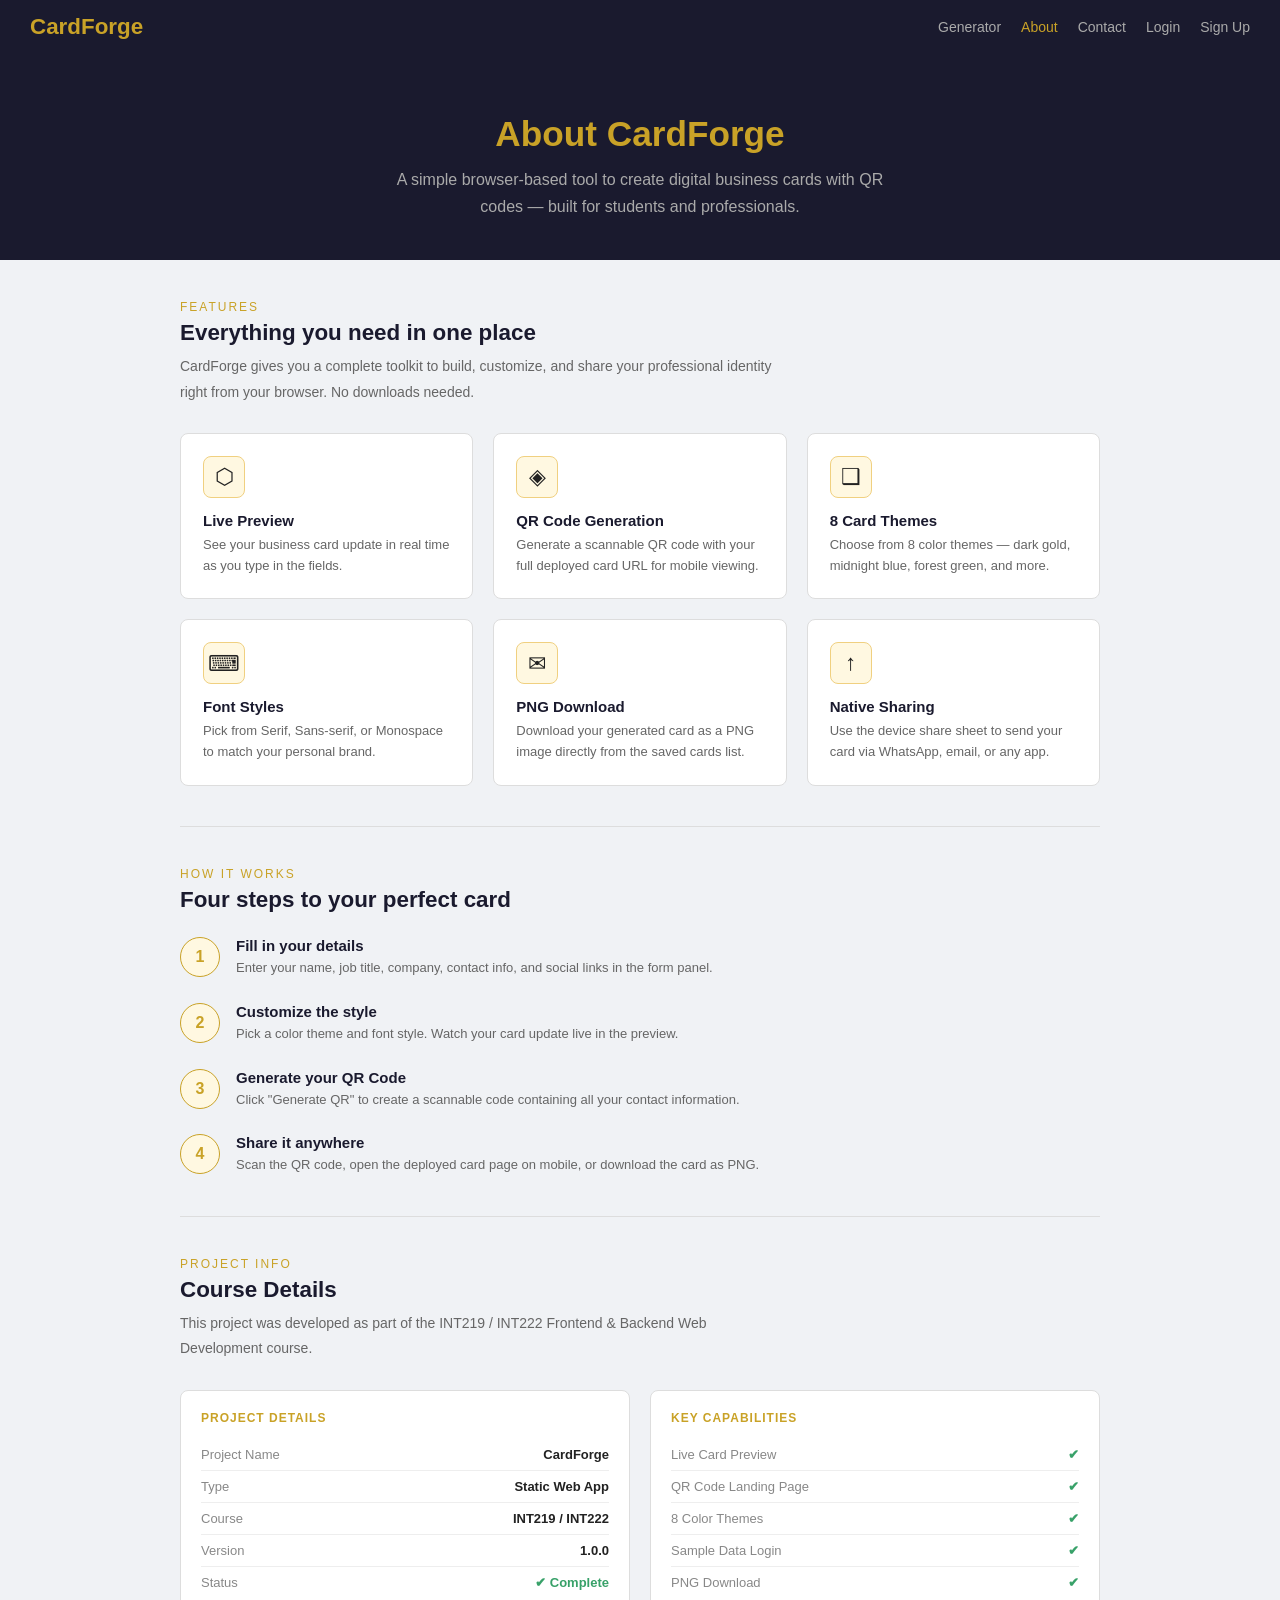
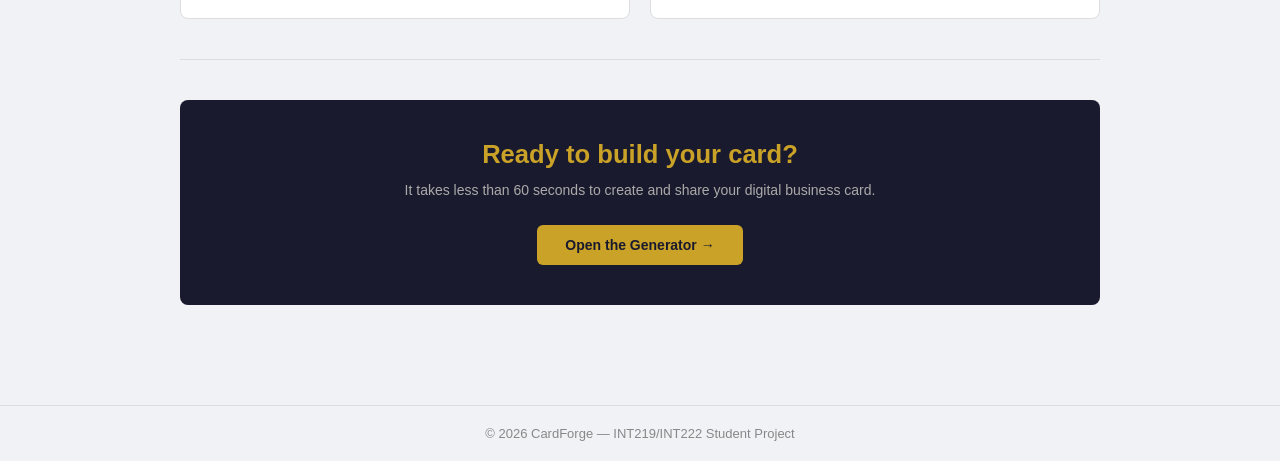
<file: about.html>
<!DOCTYPE html>
<html lang="en">
<head>
  <meta charset="UTF-8" />
  <meta name="viewport" content="width=device-width, initial-scale=1.0" />
  <title>About - CardForge</title>

  <!-- ===== CSS STYLING ===== -->
  <style>

    /* Reset default margin/padding for everything */
    * {
      margin: 0;
      padding: 0;
      box-sizing: border-box;
    }

    /* Page body */
    body {
      font-family: Arial, sans-serif;
      background-color: #f0f2f5;
      color: #222;
    }

    /* ===== TOP NAVIGATION BAR ===== */
    nav {
      background-color: #1a1a2e;
      padding: 14px 30px;
      display: flex;
      justify-content: space-between;
      align-items: center;
    }

    /* Logo text */
    .logo {
      font-size: 1.4rem;
      font-weight: bold;
      color: #c9a227;
      text-decoration: none;
    }

    /* Nav links container */
    .nav-links {
      list-style: none;
      display: flex;
      gap: 20px;
    }

    /* Each nav link */
    .nav-links a {
      color: #aaa;
      text-decoration: none;
      font-size: 14px;
    }

    .nav-links a:hover {
      color: #fff;
    }

    /* Highlight the current active page link */
    .nav-links a.active {
      color: #c9a227;
    }

    /* ===== HERO (TOP SECTION) ===== */
    .hero {
      background-color: #1a1a2e;
      color: white;
      text-align: center;
      padding: 60px 20px 40px;
    }

    .hero h1 {
      font-size: 2.2rem;
      margin-bottom: 12px;
      color: #c9a227;
    }

    .hero p {
      font-size: 1rem;
      color: #aaa;
      max-width: 520px;
      margin: 0 auto;
      line-height: 1.7;
    }

    /* ===== MAIN CONTENT AREA ===== */
    .content {
      max-width: 960px;
      margin: 40px auto;
      padding: 0 20px 60px;
    }

    /* Section heading style */
    .section-title {
      font-size: 1.4rem;
      font-weight: bold;
      color: #1a1a2e;
      margin-bottom: 8px;
    }

    /* Small gold label above section title */
    .section-label {
      font-size: 12px;
      text-transform: uppercase;
      letter-spacing: 2px;
      color: #c9a227;
      margin-bottom: 6px;
    }

    /* Grey description text */
    .section-desc {
      color: #666;
      font-size: 14px;
      line-height: 1.8;
      margin-bottom: 28px;
      max-width: 600px;
    }

    /* Horizontal line separator */
    .divider {
      height: 1px;
      background-color: #ddd;
      margin: 40px 0;
    }

    /* ===== FEATURES GRID (3 columns) ===== */
    .features-grid {
      display: grid;
      grid-template-columns: repeat(3, 1fr);
      gap: 20px;
      margin-bottom: 20px;
    }

    /* On small screens, make it 1 column */
    @media (max-width: 680px) {
      .features-grid {
        grid-template-columns: 1fr;
      }
    }

    /* Each feature card */
    .feature-card {
      background-color: #fff;
      border: 1px solid #ddd;
      border-radius: 8px;
      padding: 22px;
    }

    .feature-card:hover {
      border-color: #c9a227;
    }

    /* Icon circle */
    .feature-icon {
      font-size: 1.4rem;
      width: 42px;
      height: 42px;
      background-color: #fff8e1;
      border: 1px solid #f0d080;
      border-radius: 8px;
      display: flex;
      align-items: center;
      justify-content: center;
      margin-bottom: 14px;
    }

    .feature-card h3 {
      font-size: 15px;
      font-weight: bold;
      margin-bottom: 6px;
      color: #1a1a2e;
    }

    .feature-card p {
      font-size: 13px;
      color: #666;
      line-height: 1.6;
    }

    /* ===== HOW IT WORKS (numbered steps) ===== */
    .steps {
      display: flex;
      flex-direction: column;
      gap: 24px;
      margin: 24px 0;
    }

    .step {
      display: flex;
      gap: 16px;
      align-items: flex-start;
    }

    /* Numbered circle */
    .step-number {
      min-width: 40px;
      height: 40px;
      background-color: #fff8e1;
      border: 1px solid #c9a227;
      border-radius: 50%;
      display: flex;
      align-items: center;
      justify-content: center;
      font-weight: bold;
      color: #c9a227;
      font-size: 16px;
    }

    .step-content h4 {
      font-size: 15px;
      font-weight: bold;
      margin-bottom: 4px;
      color: #1a1a2e;
    }

    .step-content p {
      font-size: 13px;
      color: #666;
      line-height: 1.6;
    }

    /* ===== TECH TAGS ===== */
    .tags {
      display: flex;
      flex-wrap: wrap;
      gap: 10px;
      margin: 16px 0;
    }

    .tag {
      background-color: #fff;
      border: 1px solid #ddd;
      border-radius: 20px;
      padding: 6px 14px;
      font-size: 13px;
      color: #555;
    }

    .tag:hover {
      border-color: #c9a227;
      color: #c9a227;
    }

    /* ===== PROJECT INFO GRID (2 columns) ===== */
    .info-grid {
      display: grid;
      grid-template-columns: 1fr 1fr;
      gap: 20px;
      margin-top: 24px;
    }

    @media (max-width: 600px) {
      .info-grid {
        grid-template-columns: 1fr;
      }
    }

    /* Each info card */
    .info-card {
      background-color: #fff;
      border: 1px solid #ddd;
      border-radius: 8px;
      padding: 20px;
    }

    .info-card h4 {
      font-size: 12px;
      text-transform: uppercase;
      letter-spacing: 1px;
      color: #c9a227;
      margin-bottom: 14px;
    }

    /* Each row inside the info card */
    .info-row {
      display: flex;
      justify-content: space-between;
      padding: 8px 0;
      border-bottom: 1px solid #eee;
      font-size: 13px;
    }

    .info-row:last-child {
      border-bottom: none;
    }

    .info-row .label {
      color: #888;
    }

    .info-row .value {
      font-weight: bold;
      color: #222;
    }

    .value.green {
      color: #38a169;
    }

    /* ===== CALL TO ACTION BOX ===== */
    .cta-box {
      background-color: #1a1a2e;
      color: white;
      border-radius: 8px;
      padding: 40px 24px;
      text-align: center;
    }

    .cta-box h2 {
      font-size: 1.6rem;
      color: #c9a227;
      margin-bottom: 10px;
    }

    .cta-box p {
      color: #aaa;
      font-size: 14px;
      margin-bottom: 24px;
      line-height: 1.6;
    }

    /* Button inside the CTA box */
    .btn-cta {
      display: inline-block;
      padding: 12px 28px;
      background-color: #c9a227;
      color: #1a1a2e;
      font-weight: bold;
      border-radius: 6px;
      text-decoration: none;
      font-size: 14px;
    }

    .btn-cta:hover {
      background-color: #e0b830;
    }

    /* ===== FOOTER ===== */
    footer {
      text-align: center;
      padding: 20px;
      font-size: 13px;
      color: #888;
      border-top: 1px solid #ddd;
    }

  </style>
</head>

<body>

  <!-- ===== NAVIGATION BAR ===== -->
  <nav>
    <a href="index.html" class="logo">CardForge</a>
    <ul class="nav-links">
      <li><a href="dashboard.html">Generator</a></li>
      <li><a href="about.html" class="active">About</a></li>
      <li><a href="contact.html">Contact</a></li>
      <li><a href="login.html">Login</a></li>
      <li><a href="signup.html">Sign Up</a></li>
    </ul>
  </nav>

  <!-- ===== HERO SECTION ===== -->
  <div class="hero">
    <h1>About CardForge</h1>
    <p>A simple browser-based tool to create digital business cards with QR codes — built for students and professionals.</p>
  </div>

  <!-- ===== MAIN CONTENT ===== -->
  <div class="content">

    <!-- FEATURES -->
    <div class="section-label">Features</div>
    <div class="section-title">Everything you need in one place</div>
    <p class="section-desc">CardForge gives you a complete toolkit to build, customize, and share your professional identity right from your browser. No downloads needed.</p>

    <div class="features-grid">
      <div class="feature-card">
        <div class="feature-icon">⬡</div>
        <h3>Live Preview</h3>
        <p>See your business card update in real time as you type in the fields.</p>
      </div>
      <div class="feature-card">
        <div class="feature-icon">◈</div>
        <h3>QR Code Generation</h3>
        <p>Generate a scannable QR code with your full deployed card URL for mobile viewing.</p>
      </div>
      <div class="feature-card">
        <div class="feature-icon">❑</div>
        <h3>8 Card Themes</h3>
        <p>Choose from 8 color themes — dark gold, midnight blue, forest green, and more.</p>
      </div>
      <div class="feature-card">
        <div class="feature-icon">⌨</div>
        <h3>Font Styles</h3>
        <p>Pick from Serif, Sans-serif, or Monospace to match your personal brand.</p>
      </div>
      <div class="feature-card">
        <div class="feature-icon">✉</div>
        <h3>PNG Download</h3>
        <p>Download your generated card as a PNG image directly from the saved cards list.</p>
      </div>
      <div class="feature-card">
        <div class="feature-icon">↑</div>
        <h3>Native Sharing</h3>
        <p>Use the device share sheet to send your card via WhatsApp, email, or any app.</p>
      </div>
    </div>

    <div class="divider"></div>

    <!-- HOW IT WORKS -->
    <div class="section-label">How It Works</div>
    <div class="section-title">Four steps to your perfect card</div>

    <div class="steps">
      <div class="step">
        <div class="step-number">1</div>
        <div class="step-content">
          <h4>Fill in your details</h4>
          <p>Enter your name, job title, company, contact info, and social links in the form panel.</p>
        </div>
      </div>
      <div class="step">
        <div class="step-number">2</div>
        <div class="step-content">
          <h4>Customize the style</h4>
          <p>Pick a color theme and font style. Watch your card update live in the preview.</p>
        </div>
      </div>
      <div class="step">
        <div class="step-number">3</div>
        <div class="step-content">
          <h4>Generate your QR Code</h4>
          <p>Click "Generate QR" to create a scannable code containing all your contact information.</p>
        </div>
      </div>
      <div class="step">
        <div class="step-number">4</div>
        <div class="step-content">
          <h4>Share it anywhere</h4>
          <p>Scan the QR code, open the deployed card page on mobile, or download the card as PNG.</p>
        </div>
      </div>
    </div>

    <div class="divider"></div>

    <!-- PROJECT INFO -->
    <div class="section-label">Project Info</div>
    <div class="section-title">Course Details</div>
    <p class="section-desc">This project was developed as part of the INT219 / INT222 Frontend &amp; Backend Web Development course.</p>

    <div class="info-grid">
      <div class="info-card">
        <h4>Project Details</h4>
        <div class="info-row">
          <span class="label">Project Name</span>
          <span class="value">CardForge</span>
        </div>
        <div class="info-row">
          <span class="label">Type</span>
          <span class="value">Static Web App</span>
        </div>
        <div class="info-row">
          <span class="label">Course</span>
          <span class="value">INT219 / INT222</span>
        </div>
        <div class="info-row">
          <span class="label">Version</span>
          <span class="value">1.0.0</span>
        </div>
        <div class="info-row">
          <span class="label">Status</span>
          <span class="value green">✔ Complete</span>
        </div>
      </div>
      <div class="info-card">
        <h4>Key Capabilities</h4>
        <div class="info-row">
          <span class="label">Live Card Preview</span>
          <span class="value green">✔</span>
        </div>
        <div class="info-row">
          <span class="label">QR Code Landing Page</span>
          <span class="value green">✔</span>
        </div>
        <div class="info-row">
          <span class="label">8 Color Themes</span>
          <span class="value green">✔</span>
        </div>
        <div class="info-row">
          <span class="label">Sample Data Login</span>
          <span class="value green">✔</span>
        </div>
        <div class="info-row">
          <span class="label">PNG Download</span>
          <span class="value green">✔</span>
        </div>
      </div>
    </div>

    <div class="divider"></div>

    <!-- CTA -->
    <div class="cta-box">
      <h2>Ready to build your card?</h2>
      <p>It takes less than 60 seconds to create and share your digital business card.</p>
      <a href="dashboard.html" class="btn-cta">Open the Generator →</a>
    </div>

  </div><!-- end content -->

  <!-- ===== FOOTER ===== -->
  <footer>
    &copy; 2026 CardForge — INT219/INT222 Student Project
  </footer>

</body>
</html>
</file>
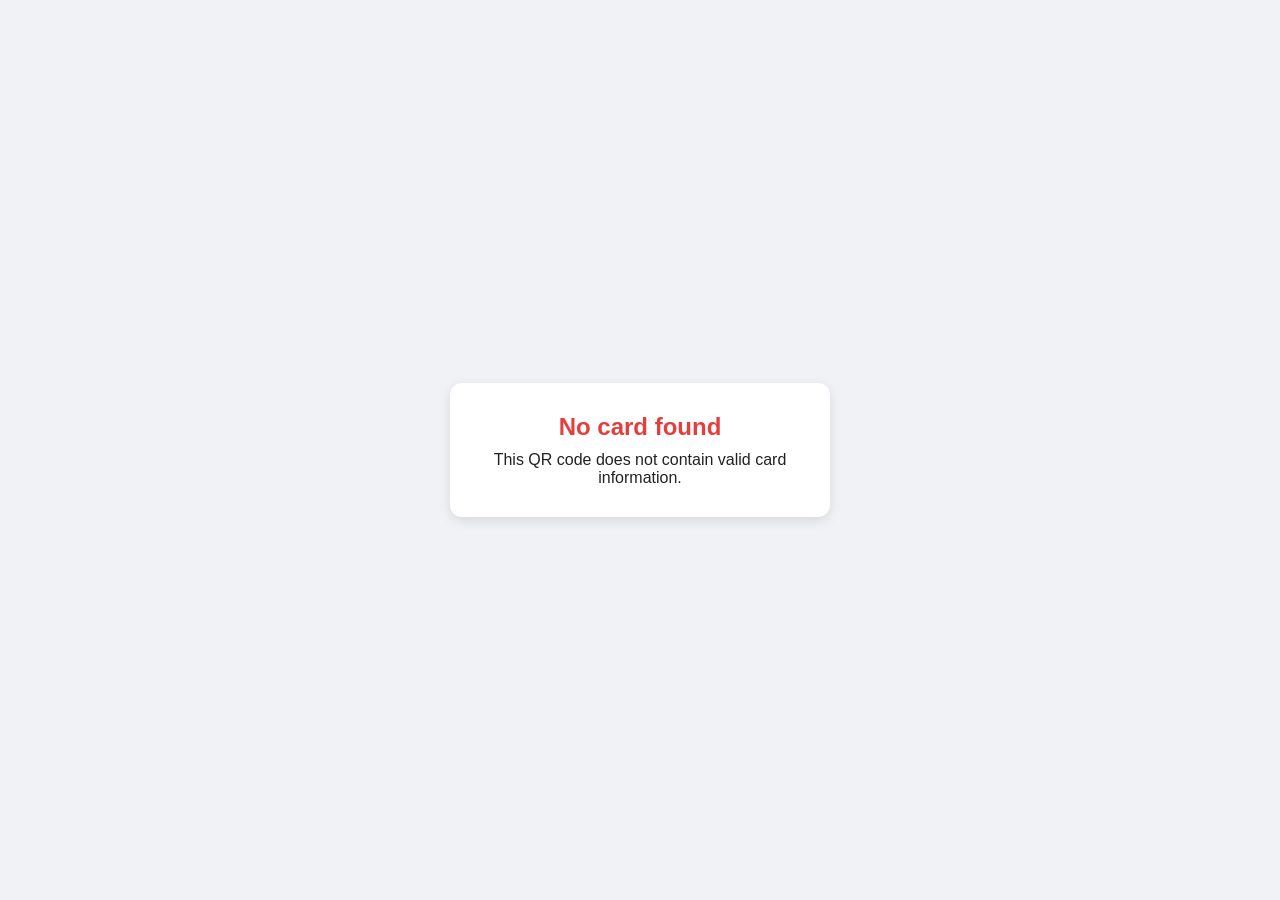
<file: card.html>
<!DOCTYPE html>
<html lang="en">
<head>
  <meta charset="UTF-8">
  <meta name="viewport" content="width=device-width, initial-scale=1.0">
  <title>Digital Business Card</title>
  <link rel="stylesheet" href="css/style.css">
  <script defer src="js/card.js"></script>
</head>
<body class="mobile-card-body">
  <div class="card-wrapper" id="cardWrapper"></div>
</body>
</html>
</file>
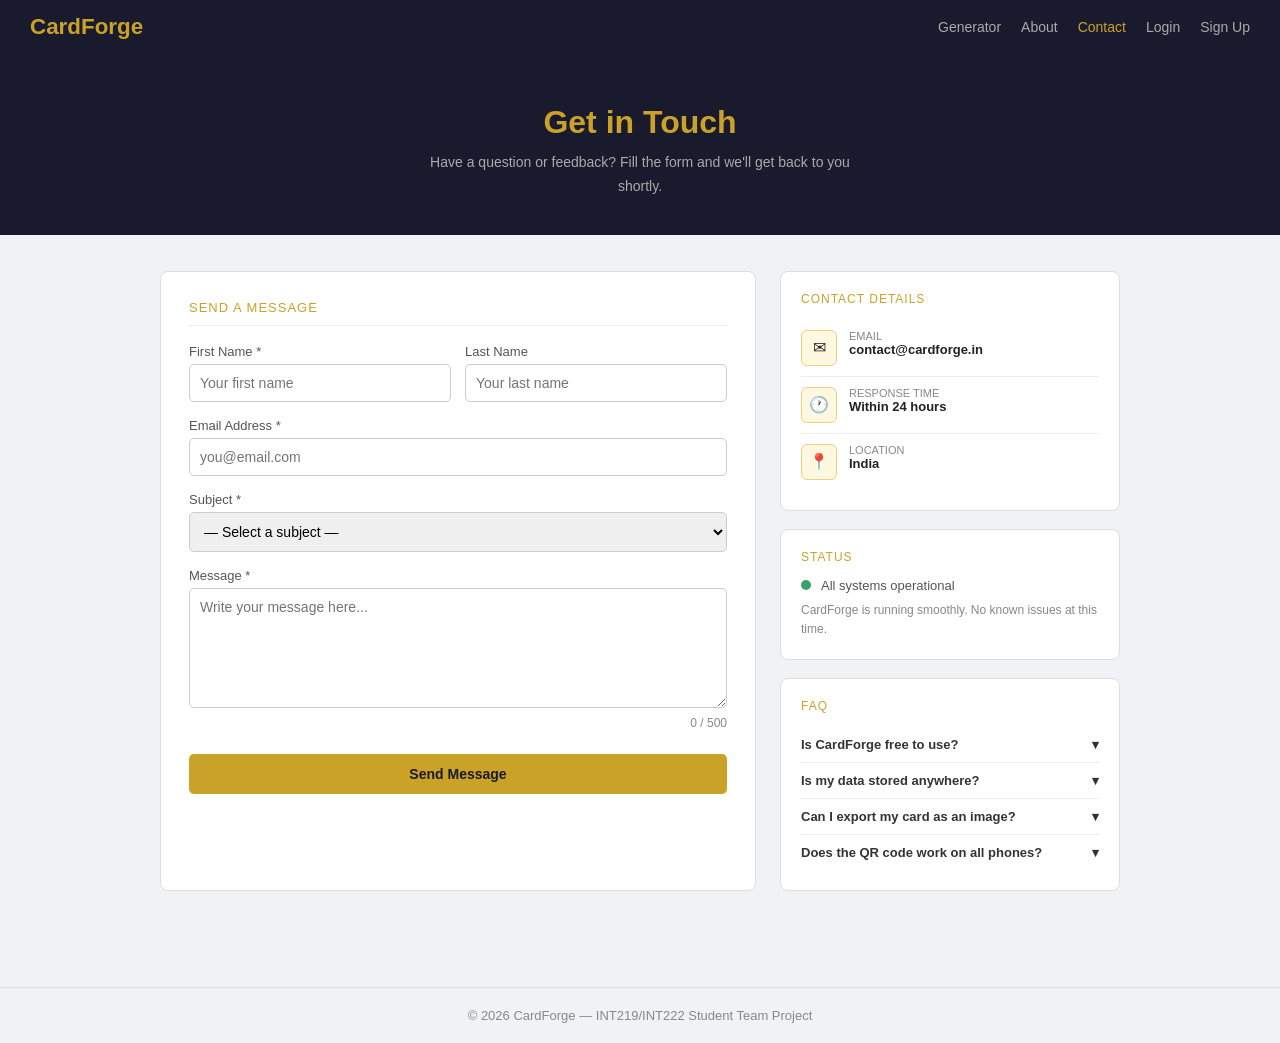
<file: contact.html>
<!DOCTYPE html>
<html lang="en">
<head>
  <meta charset="UTF-8" />
  <meta name="viewport" content="width=device-width, initial-scale=1.0" />
  <title>Contact - CardForge</title>

  <!-- ===== CSS STYLING ===== -->
  <style>

    /* Reset default margin and padding for all elements */
    * {
      margin: 0;
      padding: 0;
      box-sizing: border-box;
    }

    /* Page background */
    body {
      font-family: Arial, sans-serif;
      background-color: #f0f2f5;
      color: #222;
    }

    /* ===== NAVIGATION BAR ===== */
    nav {
      background-color: #1a1a2e;
      padding: 14px 30px;
      display: flex;
      justify-content: space-between;
      align-items: center;
    }

    .logo {
      font-size: 1.4rem;
      font-weight: bold;
      color: #c9a227;
      text-decoration: none;
    }

    .nav-links {
      list-style: none;
      display: flex;
      gap: 20px;
    }

    .nav-links a {
      color: #aaa;
      text-decoration: none;
      font-size: 14px;
    }

    .nav-links a:hover { color: #fff; }
    .nav-links a.active { color: #c9a227; }

    /* ===== HERO SECTION ===== */
    .hero {
      background-color: #1a1a2e;
      color: white;
      text-align: center;
      padding: 50px 20px 36px;
    }

    .hero h1 {
      font-size: 2rem;
      color: #c9a227;
      margin-bottom: 10px;
    }

    .hero p {
      color: #aaa;
      font-size: 14px;
      max-width: 460px;
      margin: 0 auto;
      line-height: 1.7;
    }

    /* ===== MAIN LAYOUT (form left, info right) ===== */
    .workspace {
      max-width: 1000px;
      margin: 36px auto;
      padding: 0 20px 60px;

      /* 2-column grid: form takes more space */
      display: grid;
      grid-template-columns: 1fr 340px;
      gap: 24px;
    }

    /* On mobile, stack them vertically */
    @media (max-width: 780px) {
      .workspace {
        grid-template-columns: 1fr;
      }
    }

    /* ===== CONTACT FORM CARD ===== */
    .form-card {
      background-color: #fff;
      border: 1px solid #ddd;
      border-radius: 8px;
      padding: 28px;
    }

    .card-title {
      font-size: 13px;
      text-transform: uppercase;
      letter-spacing: 1px;
      color: #c9a227;
      margin-bottom: 18px;
      padding-bottom: 10px;
      border-bottom: 1px solid #eee;
    }

    /* Group of label + input/textarea */
    .field-group {
      margin-bottom: 16px;
    }

    label {
      display: block;
      font-size: 13px;
      color: #555;
      margin-bottom: 5px;
    }

    /* Input and Textarea styling */
    input[type="text"],
    input[type="email"],
    textarea,
    select {
      width: 100%;
      padding: 10px;
      border: 1px solid #ccc;
      border-radius: 5px;
      font-size: 14px;
      font-family: Arial, sans-serif;
    }

    input:focus,
    textarea:focus,
    select:focus {
      border-color: #c9a227;
      outline: none;
    }

    /* Red border on invalid inputs */
    input.error,
    textarea.error {
      border-color: #e53e3e;
    }

    /* Side-by-side row (First Name + Last Name) */
    .row-two {
      display: flex;
      gap: 14px;
    }

    .row-two .field-group {
      flex: 1;
    }

    /* Textarea height */
    textarea {
      min-height: 120px;
      resize: vertical;
    }

    /* Character count below textarea */
    .char-count {
      font-size: 12px;
      color: #888;
      text-align: right;
      margin-top: 4px;
    }

    /* Small error text below each field */
    .field-error {
      font-size: 12px;
      color: #e53e3e;
      margin-top: 4px;
      display: none; /* hidden by default */
    }

    .field-error.show {
      display: block; /* shown when there is an error */
    }

    /* Submit button */
    .btn-submit {
      width: 100%;
      padding: 12px;
      background-color: #c9a227;
      color: #1a1a2e;
      font-weight: bold;
      font-size: 14px;
      border: none;
      border-radius: 5px;
      cursor: pointer;
      margin-top: 8px;
    }

    .btn-submit:hover {
      background-color: #e0b830;
    }

    /* ===== SUCCESS MESSAGE (shown after submit) ===== */
    .success-box {
      display: none; /* hidden until form is submitted */
      text-align: center;
      padding: 30px 16px;
    }

    .success-box.show {
      display: block;
    }

    .success-icon {
      font-size: 2.4rem;
      color: #38a169;
      margin-bottom: 14px;
    }

    .success-box h3 {
      font-size: 1.4rem;
      color: #1a1a2e;
      margin-bottom: 8px;
    }

    .success-box p {
      color: #666;
      font-size: 13px;
      margin-bottom: 18px;
      line-height: 1.6;
    }

    .btn-again {
      padding: 10px 24px;
      background-color: #c9a227;
      color: #1a1a2e;
      font-weight: bold;
      border: none;
      border-radius: 5px;
      cursor: pointer;
    }

    /* ===== RIGHT SIDEBAR ===== */
    .sidebar {
      display: flex;
      flex-direction: column;
      gap: 18px;
    }

    /* Each sidebar card */
    .info-card {
      background-color: #fff;
      border: 1px solid #ddd;
      border-radius: 8px;
      padding: 20px;
    }

    .info-card-title {
      font-size: 12px;
      text-transform: uppercase;
      letter-spacing: 1px;
      color: #c9a227;
      margin-bottom: 14px;
    }

    /* A row inside the info card (icon + text) */
    .contact-item {
      display: flex;
      align-items: flex-start;
      gap: 12px;
      padding: 10px 0;
      border-bottom: 1px solid #eee;
    }

    .contact-item:last-child {
      border-bottom: none;
    }

    /* Icon box */
    .item-icon {
      width: 36px;
      height: 36px;
      background-color: #fff8e1;
      border: 1px solid #f0d080;
      border-radius: 6px;
      display: flex;
      align-items: center;
      justify-content: center;
      font-size: 16px;
      flex-shrink: 0;
    }

    .item-text .item-label {
      font-size: 11px;
      text-transform: uppercase;
      color: #888;
    }

    .item-text .item-value {
      font-size: 13px;
      font-weight: bold;
      color: #222;
    }

    .item-text .item-value a {
      color: #222;
      text-decoration: none;
    }

    .item-text .item-value a:hover {
      color: #c9a227;
    }

    /* Status dot (green pulsing dot) */
    .status-row {
      display: flex;
      align-items: center;
      gap: 10px;
      font-size: 13px;
      color: #555;
    }

    .status-dot {
      width: 10px;
      height: 10px;
      background-color: #38a169;
      border-radius: 50%;
    }

    /* ===== FAQ SECTION ===== */
    .faq-item {
      border-bottom: 1px solid #eee;
      padding: 10px 0;
    }

    .faq-item:last-child {
      border-bottom: none;
    }

    /* Question row - clicking it toggles the answer */
    .faq-question {
      display: flex;
      justify-content: space-between;
      align-items: center;
      cursor: pointer;
      font-size: 13px;
      font-weight: bold;
      color: #333;
    }

    .faq-question:hover {
      color: #c9a227;
    }

    /* The answer text - hidden by default */
    .faq-answer {
      font-size: 12px;
      color: #666;
      line-height: 1.6;
      max-height: 0;       /* 0 height = hidden */
      overflow: hidden;
      transition: max-height 0.3s ease;
    }

    /* When open, give it enough height to show */
    .faq-answer.open {
      max-height: 150px;
      padding-top: 6px;
    }

    /* ===== FOOTER ===== */
    footer {
      text-align: center;
      padding: 20px;
      font-size: 13px;
      color: #888;
      border-top: 1px solid #ddd;
    }

  </style>
</head>

<body>

  <!-- ===== NAVIGATION BAR ===== -->
  <nav>
    <a href="index.html" class="logo">CardForge</a>
    <ul class="nav-links">
      <li><a href="dashboard.html">Generator</a></li>
      <li><a href="about.html">About</a></li>
      <li><a href="contact.html" class="active">Contact</a></li>
      <li><a href="login.html">Login</a></li>
      <li><a href="signup.html">Sign Up</a></li>
    </ul>
  </nav>

  <!-- ===== HERO SECTION ===== -->
  <div class="hero">
    <h1>Get in Touch</h1>
    <p>Have a question or feedback? Fill the form and we'll get back to you shortly.</p>
  </div>

  <!-- ===== MAIN AREA ===== -->
  <div class="workspace">

    <!-- LEFT: CONTACT FORM -->
    <div class="form-card">
      <div class="card-title">Send a Message</div>

      <!-- This div is hidden after a successful submit -->
      <div id="contactForm">

        <!-- First Name + Last Name side by side -->
        <div class="row-two">
          <div class="field-group">
            <label for="fname">First Name *</label>
            <input type="text" id="fname" placeholder="Your first name" />
            <div class="field-error" id="err-fname">Please enter your first name.</div>
          </div>
          <div class="field-group">
            <label for="lname">Last Name</label>
            <input type="text" id="lname" placeholder="Your last name" />
          </div>
        </div>

        <!-- Email -->
        <div class="field-group">
          <label for="email">Email Address *</label>
          <input type="email" id="email" placeholder="you@email.com" />
          <div class="field-error" id="err-email">Please enter a valid email address.</div>
        </div>

        <!-- Subject dropdown -->
        <div class="field-group">
          <label for="subject">Subject *</label>
          <select id="subject">
            <option value="">— Select a subject —</option>
            <option>General Inquiry</option>
            <option>Bug Report</option>
            <option>Feature Request</option>
            <option>Project Feedback</option>
            <option>Collaboration</option>
            <option>Other</option>
          </select>
          <div class="field-error" id="err-subject">Please select a subject.</div>
        </div>

        <!-- Message textarea -->
        <div class="field-group">
          <label for="message">Message *</label>
          <textarea id="message" placeholder="Write your message here..." oninput="updateCharCount()"></textarea>
          <div class="char-count" id="charCount">0 / 500</div>
          <div class="field-error" id="err-message">Please enter a message (at least 10 characters).</div>
        </div>

        <!-- Submit button -->
        <button class="btn-submit" onclick="submitForm()">Send Message</button>

      </div><!-- end contactForm -->

      <!-- Success message (shown after submit) -->
      <div class="success-box" id="successBox">
        <div class="success-icon">✓</div>
        <h3>Message Sent!</h3>
        <p>Thank you for reaching out. We'll reply to your email within 24 hours.</p>
        <button class="btn-again" onclick="resetForm()">Send Another</button>
      </div>

    </div><!-- end form-card -->


    <!-- RIGHT: SIDEBAR INFO -->
    <div class="sidebar">

      <!-- Contact Details -->
      <div class="info-card">
        <div class="info-card-title">Contact Details</div>
        <div class="contact-item">
          <div class="item-icon">✉</div>
          <div class="item-text">
            <div class="item-label">Email</div>
            <div class="item-value"><a href="mailto:hello@cardforge.dev">contact@cardforge.in</a></div>
          </div>
        </div>
        <div class="contact-item">
          <div class="item-icon">🕐</div>
          <div class="item-text">
            <div class="item-label">Response Time</div>
            <div class="item-value">Within 24 hours</div>
          </div>
        </div>
        <div class="contact-item">
          <div class="item-icon">📍</div>
          <div class="item-text">
            <div class="item-label">Location</div>
            <div class="item-value">India</div>
          </div>
        </div>
      </div>

      <!-- Status -->
      <div class="info-card">
        <div class="info-card-title">Status</div>
        <div class="status-row">
          <div class="status-dot"></div>
          <span>All systems operational</span>
        </div>
        <p style="font-size:12px; color:#888; margin-top:8px; line-height:1.6;">
          CardForge is running smoothly. No known issues at this time.
        </p>
      </div>

      <!-- FAQ -->
      <div class="info-card">
        <div class="info-card-title">FAQ</div>

        <div class="faq-item">
          <div class="faq-question" onclick="toggleFaq(this)">
            Is CardForge free to use?
            <span>▾</span>
          </div>
          <div class="faq-answer">
            Yes. CardForge is free to use. Login uses only the sample user data included in the project.
          </div>
        </div>

        <div class="faq-item">
          <div class="faq-question" onclick="toggleFaq(this)">
            Is my data stored anywhere?
            <span>▾</span>
          </div>
          <div class="faq-answer">
            Signup data is not stored. Generated cards are saved only in your browser localStorage.
          </div>
        </div>

        <div class="faq-item">
          <div class="faq-question" onclick="toggleFaq(this)">
            Can I export my card as an image?
            <span>▾</span>
          </div>
          <div class="faq-answer">
            Yes. Saved cards can be downloaded as PNG using the download button.
          </div>
        </div>

        <div class="faq-item">
          <div class="faq-question" onclick="toggleFaq(this)">
            Does the QR code work on all phones?
            <span>▾</span>
          </div>
          <div class="faq-answer">
            Yes. The QR code opens the deployed GitHub Pages card URL, so it works on modern Android and iOS phones.
          </div>
        </div>

      </div><!-- end FAQ card -->

    </div><!-- end sidebar -->

  </div><!-- end workspace -->

  <!-- ===== FOOTER ===== -->
  <footer>
    &copy; 2026 CardForge — INT219/INT222 Student Team Project
  </footer>


  <!-- ===== JAVASCRIPT ===== -->
  <script>

    // --- Update character counter below the textarea ---
    function updateCharCount() {
      var textarea = document.getElementById('message');
      var count = textarea.value.length;

      // Limit to 500 characters
      if (count > 500) {
        textarea.value = textarea.value.slice(0, 500);
        count = 500;
      }

      document.getElementById('charCount').textContent = count + ' / 500';
    }

    // --- Toggle FAQ answer open/close ---
    function toggleFaq(questionEl) {
      // The answer div is right after the question div
      var answer = questionEl.nextElementSibling;
      answer.classList.toggle('open');
    }

    // --- Submit the contact form ---
    function submitForm() {
      var isValid = true;

      // Get the values from each field
      var fname   = document.getElementById('fname').value.trim();
      var email   = document.getElementById('email').value.trim();
      var subject = document.getElementById('subject').value;
      var message = document.getElementById('message').value.trim();

      // Hide all previous error messages first
      document.getElementById('err-fname').classList.remove('show');
      document.getElementById('err-email').classList.remove('show');
      document.getElementById('err-subject').classList.remove('show');
      document.getElementById('err-message').classList.remove('show');

      // Remove red border from inputs
      document.getElementById('fname').classList.remove('error');
      document.getElementById('email').classList.remove('error');
      document.getElementById('message').classList.remove('error');

      // Check: First name must not be empty
      if (fname === '') {
        document.getElementById('err-fname').classList.add('show');
        document.getElementById('fname').classList.add('error');
        isValid = false;
      }

      // Check: Email must be valid
      var emailPattern = /^[^\s@]+@[^\s@]+\.[^\s@]+$/;
      if (!emailPattern.test(email)) {
        document.getElementById('err-email').classList.add('show');
        document.getElementById('email').classList.add('error');
        isValid = false;
      }

      // Check: Subject must be selected
      if (subject === '') {
        document.getElementById('err-subject').classList.add('show');
        isValid = false;
      }

      // Check: Message must be at least 10 characters
      if (message.length < 10) {
        document.getElementById('err-message').classList.add('show');
        document.getElementById('message').classList.add('error');
        isValid = false;
      }

      // If any field is invalid, stop here
      if (!isValid) {
        return;
      }

      // All fields are valid — hide form and show success message
      document.getElementById('contactForm').style.display = 'none';
      document.getElementById('successBox').classList.add('show');
    }

    // --- Reset the form to send another message ---
    function resetForm() {
      // Clear all field values
      document.getElementById('fname').value    = '';
      document.getElementById('lname').value    = '';
      document.getElementById('email').value    = '';
      document.getElementById('subject').value  = '';
      document.getElementById('message').value  = '';
      document.getElementById('charCount').textContent = '0 / 500';

      // Show the form again and hide the success message
      document.getElementById('contactForm').style.display = 'block';
      document.getElementById('successBox').classList.remove('show');
    }

  </script>

</body>
</html>
</file>
<file: css/style.css>
/* ===== COMMON CARDFORGE THEME ===== */
* {
  margin: 0;
  padding: 0;
  box-sizing: border-box;
}

body {
  font-family: Arial, sans-serif;
  background-color: #f0f2f5;
  color: #222;
}

nav {
  background-color: #1a1a2e;
  padding: 14px 30px;
  display: flex;
  justify-content: space-between;
  align-items: center;
}

.logo {
  font-size: 1.4rem;
  font-weight: bold;
  color: #c9a227;
  text-decoration: none;
}

.nav-links {
  list-style: none;
  display: flex;
  gap: 20px;
}

.nav-links a {
  color: #aaa;
  text-decoration: none;
  font-size: 14px;
}

.nav-links a:hover,
.nav-links a.active {
  color: #c9a227;
}

.hero {
  background-color: #1a1a2e;
  color: white;
  text-align: center;
  padding: 40px 20px 32px;
}

.hero h1 {
  font-size: 2rem;
  color: #c9a227;
  margin-bottom: 10px;
}

.hero p {
  color: #aaa;
  font-size: 14px;
  max-width: 560px;
  margin: 0 auto;
  line-height: 1.7;
}

footer {
  text-align: center;
  padding: 20px;
  font-size: 13px;
  color: #888;
  border-top: 1px solid #ddd;
}

/* ===== AUTH PAGES ===== */
.auth-body {
  min-height: 100vh;
  display: flex;
  justify-content: center;
  align-items: center;
  padding: 20px;
}

.login-box,
.signup-box {
  background-color: #ffffff;
  padding: 30px;
  border-radius: 8px;
  box-shadow: 0 2px 10px rgba(0, 0, 0, 0.1);
  width: 100%;
}

.login-box {
  max-width: 360px;
}

.signup-box {
  max-width: 420px;
}

.login-box h2,
.signup-box h2 {
  text-align: center;
  color: #333;
  margin-bottom: 12px;
}

.sub-heading,
.bottom-link {
  text-align: center;
  color: #666;
  font-size: 13px;
}

.sub-heading {
  margin-bottom: 20px;
}

.bottom-link {
  margin-top: 15px;
}

.sub-heading a,
.bottom-link a {
  color: #c9a227;
  text-decoration: none;
}

.sub-heading a:hover,
.bottom-link a:hover {
  text-decoration: underline;
}

.field-group {
  margin-bottom: 14px;
}

label {
  display: block;
  font-size: 13px;
  color: #555;
  margin-bottom: 5px;
}

input[type="text"],
input[type="email"],
input[type="password"],
input[type="tel"],
textarea,
select {
  width: 100%;
  padding: 9px 10px;
  border: 1px solid #ccc;
  border-radius: 5px;
  font-size: 14px;
  font-family: Arial, sans-serif;
}

input:focus,
textarea:focus,
select:focus {
  border-color: #c9a227;
  outline: none;
}

.row-two {
  display: flex;
  gap: 12px;
}

.row-two .field-group {
  flex: 1;
}

.btn-login,
.btn-signup,
.btn-generate,
.btn-reset,
.share-btn,
.download-btn {
  cursor: pointer;
  font-size: 14px;
  border-radius: 5px;
}

.btn-login,
.btn-signup,
.btn-generate {
  width: 100%;
  padding: 11px;
  background-color: #c9a227;
  color: #1a1a2e;
  font-weight: bold;
  border: none;
}

.btn-login:hover,
.btn-signup:hover,
.btn-generate:hover {
  background-color: #e0b830;
}

.btn-reset {
  padding: 11px 18px;
  background-color: #fff;
  color: #555;
  border: 1px solid #ccc;
}

.message {
  margin-top: 12px;
  text-align: center;
  font-size: 14px;
  min-height: 18px;
}

.message.error,
.hint.err {
  color: #e53e3e;
}

.message.success,
.hint.ok {
  color: #38a169;
}

.hint {
  font-size: 12px;
  margin-top: 4px;
}

.pw-wrapper {
  position: relative;
}

.pw-toggle {
  position: absolute;
  right: 10px;
  top: 50%;
  transform: translateY(-50%);
  background: none;
  border: none;
  color: #888;
  cursor: pointer;
  font-size: 13px;
}

.terms-row {
  display: flex;
  align-items: flex-start;
  gap: 8px;
  margin: 14px 0;
  font-size: 13px;
  color: #555;
}

.terms-row input {
  margin-top: 2px;
}

.success-box {
  display: none;
  text-align: center;
  padding: 20px 0;
}

.success-box .check-icon {
  font-size: 40px;
  color: #38a169;
  margin-bottom: 10px;
}

/* ===== DASHBOARD GENERATOR ===== */
.workspace {
  display: grid;
  grid-template-columns: 380px 1fr;
  gap: 24px;
  max-width: 1100px;
  margin: 28px auto;
  padding: 0 20px 60px;
}

.form-panel,
.qr-box,
.share-box,
.saved-box {
  background-color: #fff;
  border: 1px solid #ddd;
  border-radius: 8px;
  padding: 20px;
}

.form-panel {
  padding: 24px;
}

.form-section-label,
.box-title {
  font-size: 12px;
  text-transform: uppercase;
  letter-spacing: 1px;
  color: #c9a227;
  padding-bottom: 8px;
  border-bottom: 1px solid #eee;
  margin-bottom: 14px;
}

.form-section-label {
  margin-top: 20px;
}

.form-section-label:first-child {
  margin-top: 0;
}

textarea {
  min-height: 60px;
  resize: vertical;
}

.theme-label {
  font-size: 13px;
  color: #555;
  margin-bottom: 6px;
}

.theme-picker {
  display: flex;
  gap: 8px;
  flex-wrap: wrap;
  margin-bottom: 12px;
}

.theme-circle {
  width: 28px;
  height: 28px;
  border-radius: 50%;
  cursor: pointer;
  border: 2px solid transparent;
}

.theme-circle:hover {
  border-color: #555;
}

.theme-circle.selected {
  border-color: #333;
}

.btn-row {
  display: flex;
  gap: 10px;
  margin-top: 18px;
}

.preview-panel {
  display: flex;
  flex-direction: column;
  gap: 20px;
}

.card-stage {
  background-color: #e8e8f0;
  border: 1px solid #ddd;
  border-radius: 8px;
  padding: 36px 20px;
  display: flex;
  align-items: center;
  justify-content: center;
  min-height: 240px;
}

.biz-card {
  width: 360px;
  max-width: 100%;
  aspect-ratio: 1.75 / 1;
  border-radius: 12px;
  padding: 22px 24px;
  display: flex;
  flex-direction: column;
  justify-content: space-between;
  box-shadow: 0 10px 30px rgba(0, 0, 0, 0.25);
  background-color: #1a1a2e;
}

.card-name {
  font-size: 1.4rem;
  font-weight: bold;
  color: #fff;
  word-break: break-word;
}

.card-job-title {
  font-size: 11px;
  letter-spacing: 1px;
  text-transform: uppercase;
  margin-top: 3px;
  opacity: 0.85;
}

.card-company {
  font-size: 13px;
  font-weight: 600;
  margin-top: 5px;
  color: #fff;
  opacity: 0.9;
}

.card-tagline {
  font-size: 11px;
  font-style: italic;
  margin-top: 4px;
  opacity: 0.7;
  line-height: 1.4;
  color: #fff;
}

.card-contacts {
  display: flex;
  flex-direction: column;
  gap: 3px;
  font-size: 11px;
}

.contact-row {
  display: flex;
  align-items: center;
  gap: 5px;
  color: #fff;
  opacity: 0.85;
  word-break: break-word;
}

.bottom-row {
  display: grid;
  grid-template-columns: 1fr 1fr;
  gap: 18px;
}

#qrcode,
.saved-qr {
  display: flex;
  align-items: center;
  justify-content: center;
}

.qr-hint {
  text-align: center;
  font-size: 12px;
  color: #888;
  margin-top: 10px;
  line-height: 1.5;
}

.share-btn,
.download-btn {
  display: flex;
  align-items: center;
  gap: 10px;
  width: 100%;
  padding: 10px 12px;
  margin-bottom: 8px;
  border: 1px solid #ddd;
  background-color: #fafafa;
  color: #333;
  text-align: left;
}

.share-btn:hover,
.download-btn:hover {
  border-color: #c9a227;
  color: #c9a227;
}

.saved-card {
  border-bottom: 1px solid #eee;
  padding-bottom: 18px;
  margin-bottom: 18px;
}

.saved-card:last-child {
  border-bottom: none;
  margin-bottom: 0;
}

.saved-card-layout {
  display: grid;
  grid-template-columns: 1fr 160px;
  gap: 16px;
  align-items: center;
}

.saved-card .biz-card {
  width: 300px;
}

.saved-actions {
  margin-top: 10px;
}

.notification {
  position: fixed;
  bottom: 24px;
  right: 24px;
  background-color: #1a1a2e;
  color: #c9a227;
  padding: 12px 20px;
  border-radius: 6px;
  font-size: 13px;
  font-weight: bold;
  opacity: 0;
  transition: opacity 0.3s;
  z-index: 999;
  pointer-events: none;
}

.notification.show {
  opacity: 1;
}

/* ===== MOBILE CARD PAGE ===== */
.mobile-card-body {
  min-height: 100vh;
  display: flex;
  align-items: center;
  justify-content: center;
  padding: 20px;
}

.card-wrapper {
  width: 100%;
  max-width: 380px;
}

.card-wrapper .biz-card {
  width: 100%;
  aspect-ratio: auto;
  min-height: 220px;
  border-radius: 16px;
  padding: 28px 24px;
  margin-bottom: 20px;
  box-shadow: 0 12px 40px rgba(0, 0, 0, 0.25);
}

.card-wrapper .card-name {
  font-size: 1.8rem;
  margin-bottom: 4px;
}

.card-wrapper .card-company {
  font-size: 15px;
  margin-bottom: 6px;
}

.card-wrapper .card-tagline {
  font-size: 13px;
  margin-bottom: 20px;
}

.card-divider {
  border: none;
  border-top: 1px solid rgba(255, 255, 255, 0.2);
  margin: 16px 0;
}

.card-wrapper .contact-row {
  gap: 10px;
  padding: 6px 0;
  font-size: 13px;
  word-break: break-all;
}

.card-wrapper .contact-row a {
  color: rgba(255, 255, 255, 0.85);
  text-decoration: none;
}

.save-btn {
  width: 100%;
  padding: 14px;
  background-color: #ffffff;
  color: #1a1a2e;
  font-weight: bold;
  font-size: 15px;
  border: none;
  border-radius: 10px;
  cursor: pointer;
  box-shadow: 0 4px 12px rgba(0, 0, 0, 0.15);
}

.footer-text {
  text-align: center;
  margin-top: 16px;
  font-size: 12px;
  color: #888;
}

.footer-text a {
  color: #c9a227;
  text-decoration: none;
}

.error-box {
  text-align: center;
  background-color: #fff;
  padding: 30px;
  border-radius: 12px;
  box-shadow: 0 4px 12px rgba(0, 0, 0, 0.1);
}

.error-box h2 {
  color: #e53e3e;
  margin-bottom: 10px;
}

@media (max-width: 820px) {
  .workspace,
  .bottom-row,
  .saved-card-layout {
    grid-template-columns: 1fr;
  }

  nav {
    align-items: flex-start;
    gap: 12px;
    flex-direction: column;
  }

  .nav-links {
    flex-wrap: wrap;
    gap: 12px;
  }
}

@media (max-width: 520px) {
  .row-two,
  .btn-row {
    flex-direction: column;
  }

  .workspace {
    padding: 0 12px 40px;
  }
}
</file>
